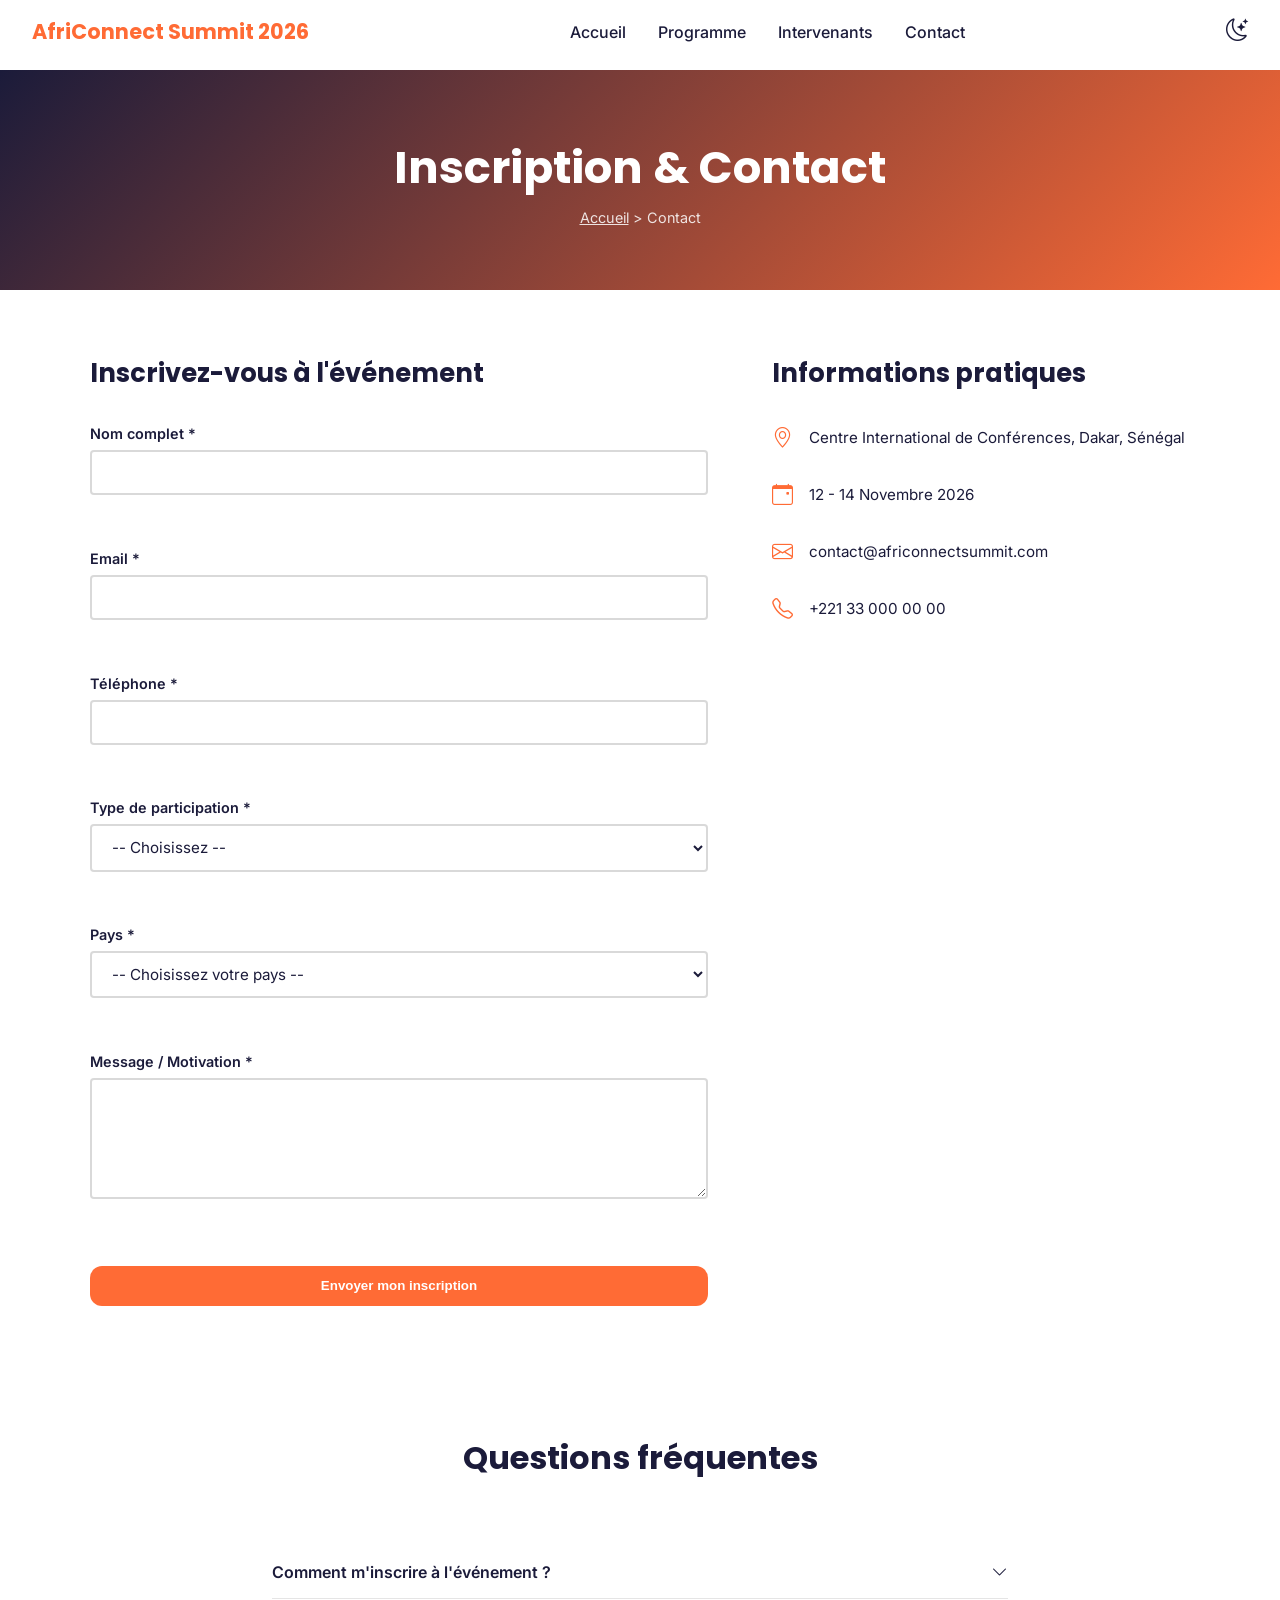
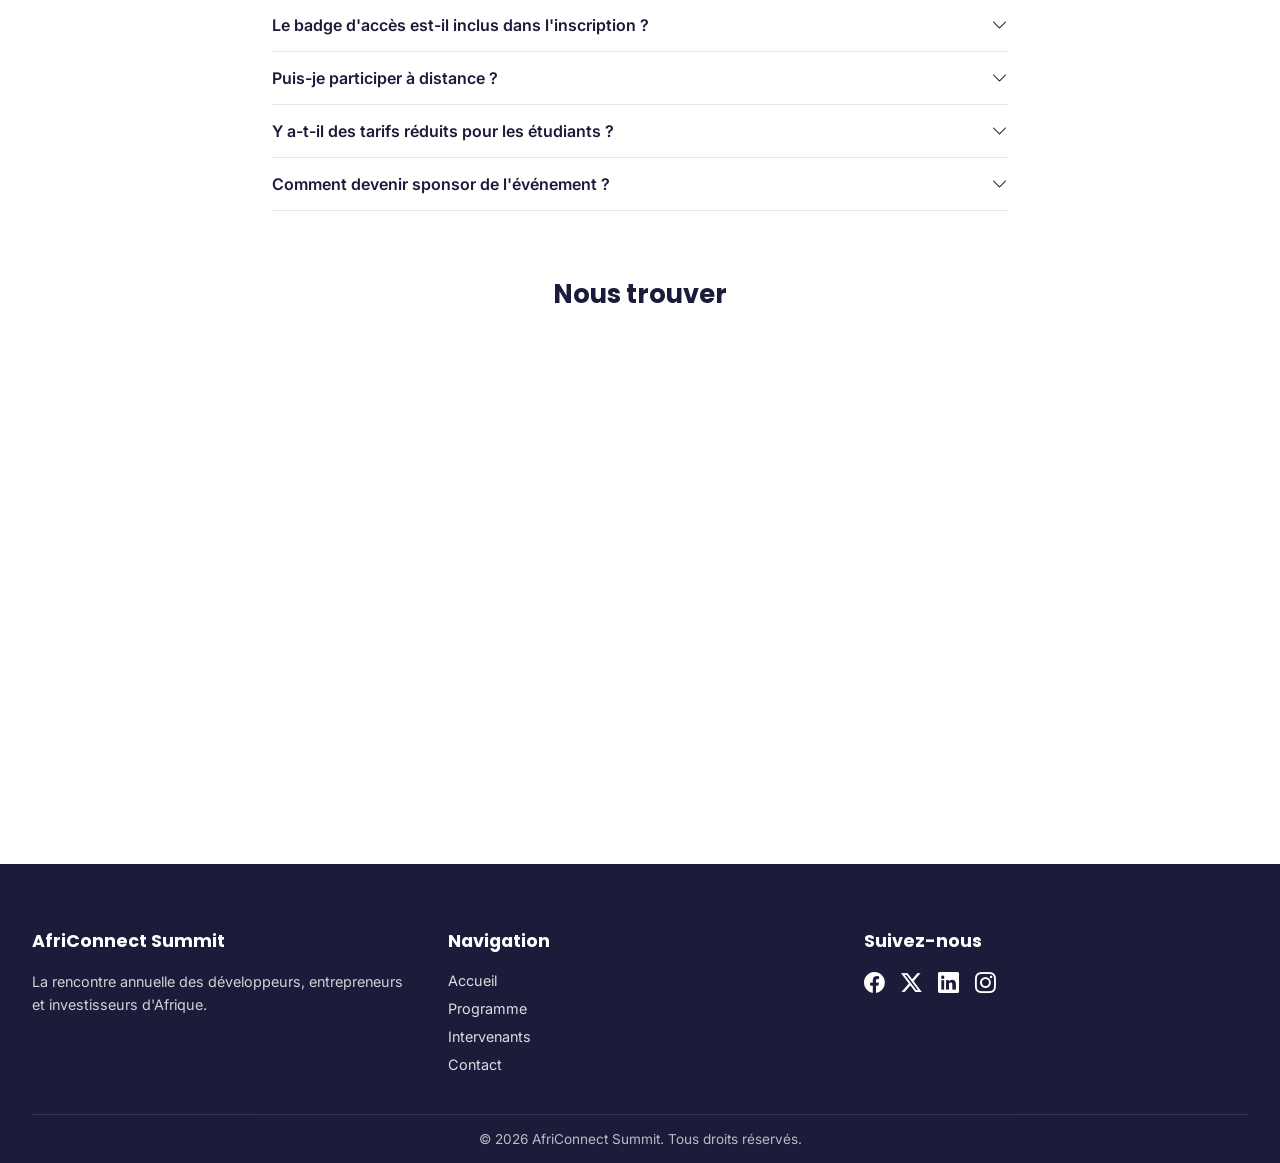
<file: contact.html>
<!DOCTYPE html>
<html lang="fr">
<head>
  <meta charset="UTF-8">
  <meta name="viewport" content="width=device-width, initial-scale=1.0">
  <title>Contact - AfriConnect Summit 2026</title>

  <link rel="preconnect" href="https://fonts.googleapis.com">
  <link href="https://fonts.googleapis.com/css2?family=Poppins:wght@600;700&family=Inter:wght@400;500&display=swap" rel="stylesheet">
  <link rel="stylesheet" href="https://cdn.jsdelivr.net/npm/bootstrap-icons@1.11.3/font/bootstrap-icons.css">
  <link rel="stylesheet" href="css/style.css">
</head>
<body>

  <header id="navbar">
    <nav>
      <a href="index.html" class="logo">AfriConnect Summit 2026</a>

      <ul class="nav-links">
        <li><a href="index.html">Accueil</a></li>
        <li><a href="programme.html">Programme</a></li>
        <li><a href="intervenants.html">Intervenants</a></li>
        <li><a href="contact.html">Contact</a></li>
      </ul>

      <button id="theme-toggle" aria-label="Basculer entre le mode sombre et le mode clair">
        <i class="bi bi-moon-stars"></i>
      </button>

      <button id="hamburger" aria-label="Ouvrir le menu de navigation">
        <i class="bi bi-list"></i>
      </button>
    </nav>
  </header>

  <main>

    <section class="page-hero">
      <h1>Inscription & Contact</h1>
      <nav aria-label="Fil d'Ariane">
        <a href="index.html">Accueil</a> &gt; <span>Contact</span>
      </nav>
    </section>

    <section class="contact-section">
        <div class="contact-wrapper">

        <div class="contact-form-col">
            <h2>Inscrivez-vous à l'événement</h2>

            <form id="registration-form" novalidate>

            <div class="form-group">
                <label for="fullname">Nom complet *</label>
                <input type="text" id="fullname" name="fullname" required>
                <span class="error-message"></span>
            </div>

            <div class="form-group">
                <label for="email">Email *</label>
                <input type="email" id="email" name="email" required>
                <span class="error-message"></span>
            </div>

        <div class="form-group">
          <label for="phone">Téléphone *</label>
          <input type="tel" id="phone" name="phone" required>
          <span class="error-message"></span>
        </div>

        <div class="form-group">
          <label for="participation-type">Type de participation *</label>
          <select id="participation-type" name="participation-type" required>
            <option value="">-- Choisissez --</option>
            <option value="participant">Participant</option>
            <option value="intervenant">Intervenant</option>
            <option value="sponsor">Sponsor</option>
            <option value="presse">Presse / Média</option>
          </select>
          <span class="error-message"></span>
        </div>

        <div class="form-group">
          <label for="country">Pays *</label>
          <select id="country" name="country" required>
            <option value="">-- Choisissez votre pays --</option>
            <option value="senegal">Sénégal</option>
            <option value="cote-ivoire">Côte d'Ivoire</option>
            <option value="mali">Mali</option>
            <option value="benin">Bénin</option>
            <option value="burkina-faso">Burkina Faso</option>
            <option value="togo">Togo</option>
            <option value="niger">Niger</option>
            <option value="guinee">Guinée</option>
            <option value="cameroun">Cameroun</option>
            <option value="rdc">République Démocratique du Congo</option>
            <option value="maroc">Maroc</option>
            <option value="ghana">Ghana</option>
          </select>
          <span class="error-message"></span>
        </div>

        <div class="form-group">
          <label for="message">Message / Motivation *</label>
          <textarea id="message" name="message" rows="5" required></textarea>
          <span class="error-message"></span>
        </div>

        <button type="submit" class="btn btn-primary">Envoyer mon inscription</button>

        <p class="success-message" id="success-message" role="status"></p>

      </form>
    </div>

    <div class="contact-info-col">
      <h2>Informations pratiques</h2>
      <ul class="info-list">
        <li><i class="bi bi-geo-alt" aria-hidden="true"></i> Centre International de Conférences, Dakar, Sénégal</li>
        <li><i class="bi bi-calendar-event" aria-hidden="true"></i> 12 - 14 Novembre 2026</li>
        <li><i class="bi bi-envelope" aria-hidden="true"></i> contact@africonnectsummit.com</li>
        <li><i class="bi bi-telephone" aria-hidden="true"></i> +221 33 000 00 00</li>
      </ul>
    </div>

  </div>
</section>

<section class="faq">
  <h2>Questions fréquentes</h2>

  <div class="accordion">

    <div class="accordion-item">
      <input type="checkbox" id="faq1" class="accordion-toggle">
      <label for="faq1" class="accordion-header">
        Comment m'inscrire à l'événement ?
        <i class="bi bi-chevron-down" aria-hidden="true"></i>
      </label>
      <div class="accordion-content">
        <p>Remplissez le formulaire d'inscription ci-dessus avec vos informations. Vous recevrez une confirmation par email dans les 48 heures suivant votre demande.</p>
      </div>
    </div>

    <div class="accordion-item">
      <input type="checkbox" id="faq2" class="accordion-toggle">
      <label for="faq2" class="accordion-header">
        Le badge d'accès est-il inclus dans l'inscription ?
        <i class="bi bi-chevron-down" aria-hidden="true"></i>
      </label>
      <div class="accordion-content">
        <p>Oui, votre badge d'accès nominatif vous sera remis à l'entrée du centre de conférences sur présentation d'une pièce d'identité.</p>
      </div>
    </div>

    <div class="accordion-item">
      <input type="checkbox" id="faq3" class="accordion-toggle">
      <label for="faq3" class="accordion-header">
        Puis-je participer à distance ?
        <i class="bi bi-chevron-down" aria-hidden="true"></i>
      </label>
      <div class="accordion-content">
        <p>Certaines sessions seront diffusées en direct, mais l'expérience complète (networking, ateliers) nécessite une présence physique sur place.</p>
      </div>
    </div>

    <div class="accordion-item">
      <input type="checkbox" id="faq4" class="accordion-toggle">
      <label for="faq4" class="accordion-header">
        Y a-t-il des tarifs réduits pour les étudiants ?
        <i class="bi bi-chevron-down" aria-hidden="true"></i>
      </label>
      <div class="accordion-content">
        <p>Oui, un tarif étudiant est disponible sur présentation d'une carte étudiante valide. Contactez-nous directement pour en bénéficier.</p>
      </div>
    </div>

    <div class="accordion-item">
      <input type="checkbox" id="faq5" class="accordion-toggle">
      <label for="faq5" class="accordion-header">
        Comment devenir sponsor de l'événement ?
        <i class="bi bi-chevron-down" aria-hidden="true"></i>
      </label>
      <div class="accordion-content">
        <p>Sélectionnez "Sponsor" dans le formulaire d'inscription et précisez votre intérêt dans le champ message. Notre équipe partenariats vous recontactera.</p>
      </div>
    </div>

  </div>
</section>

<section class="map-section">
  <h2>Nous trouver</h2>
  <iframe
  src="https://www.google.com/maps/embed?pb=!1m18!1m12!1m3!1d3858.9!2d-17.4677!3d14.7167!2m3!1f0!2f0!3f0!3m2!1i1024!2i768!4f13.1!3m3!1m2!1s0x0%3A0x0!2zMTTCsDQzJzAwLjEiTiAxN8KwMjgnMDMuNyJX!5e0!3m2!1sfr!2ssn!4v1234567890"
  height="450"
  style="border:0;"
  allowfullscreen=""
  loading="lazy"
  referrerpolicy="no-referrer-when-downgrade"
  title="Localisation du Centre International de Conférences, Dakar, Sénégal">
</iframe>
</section>

  </main>

  <footer>
  <div class="footer-columns">

    <div class="footer-col">
      <h3>AfriConnect Summit</h3>
      <p>La rencontre annuelle des développeurs, entrepreneurs et investisseurs d'Afrique.</p>
    </div>

    <div class="footer-col">
      <h3>Navigation</h3>
      <ul>
        <li><a href="index.html">Accueil</a></li>
        <li><a href="programme.html">Programme</a></li>
        <li><a href="intervenants.html">Intervenants</a></li>
        <li><a href="contact.html">Contact</a></li>
      </ul>
    </div>

    <div class="footer-col">
      <h3>Suivez-nous</h3>
      <div class="social-icons">
        <a href="#" aria-label="Suivre AfriConnect Summit sur Facebook"><i class="bi bi-facebook"></i></a>
        <a href="#" aria-label="Suivre AfriConnect Summit sur Twitter"><i class="bi bi-twitter-x"></i></a>
        <a href="#" aria-label="Suivre AfriConnect Summit sur LinkedIn"><i class="bi bi-linkedin"></i></a>
        <a href="#" aria-label="Suivre AfriConnect Summit sur Instagram"><i class="bi bi-instagram"></i></a>
      </div>
    </div>

  </div>

  <div class="footer-bottom">
    <p>&copy; <span id="year"></span> AfriConnect Summit. Tous droits réservés.</p>
  </div>

  <button id="back-to-top" aria-label="Retourner en haut de la page">
    <i class="bi bi-arrow-up"></i>
  </button>
</footer>
<script src="js/main.js"></script>
</body>
</html>
</file>
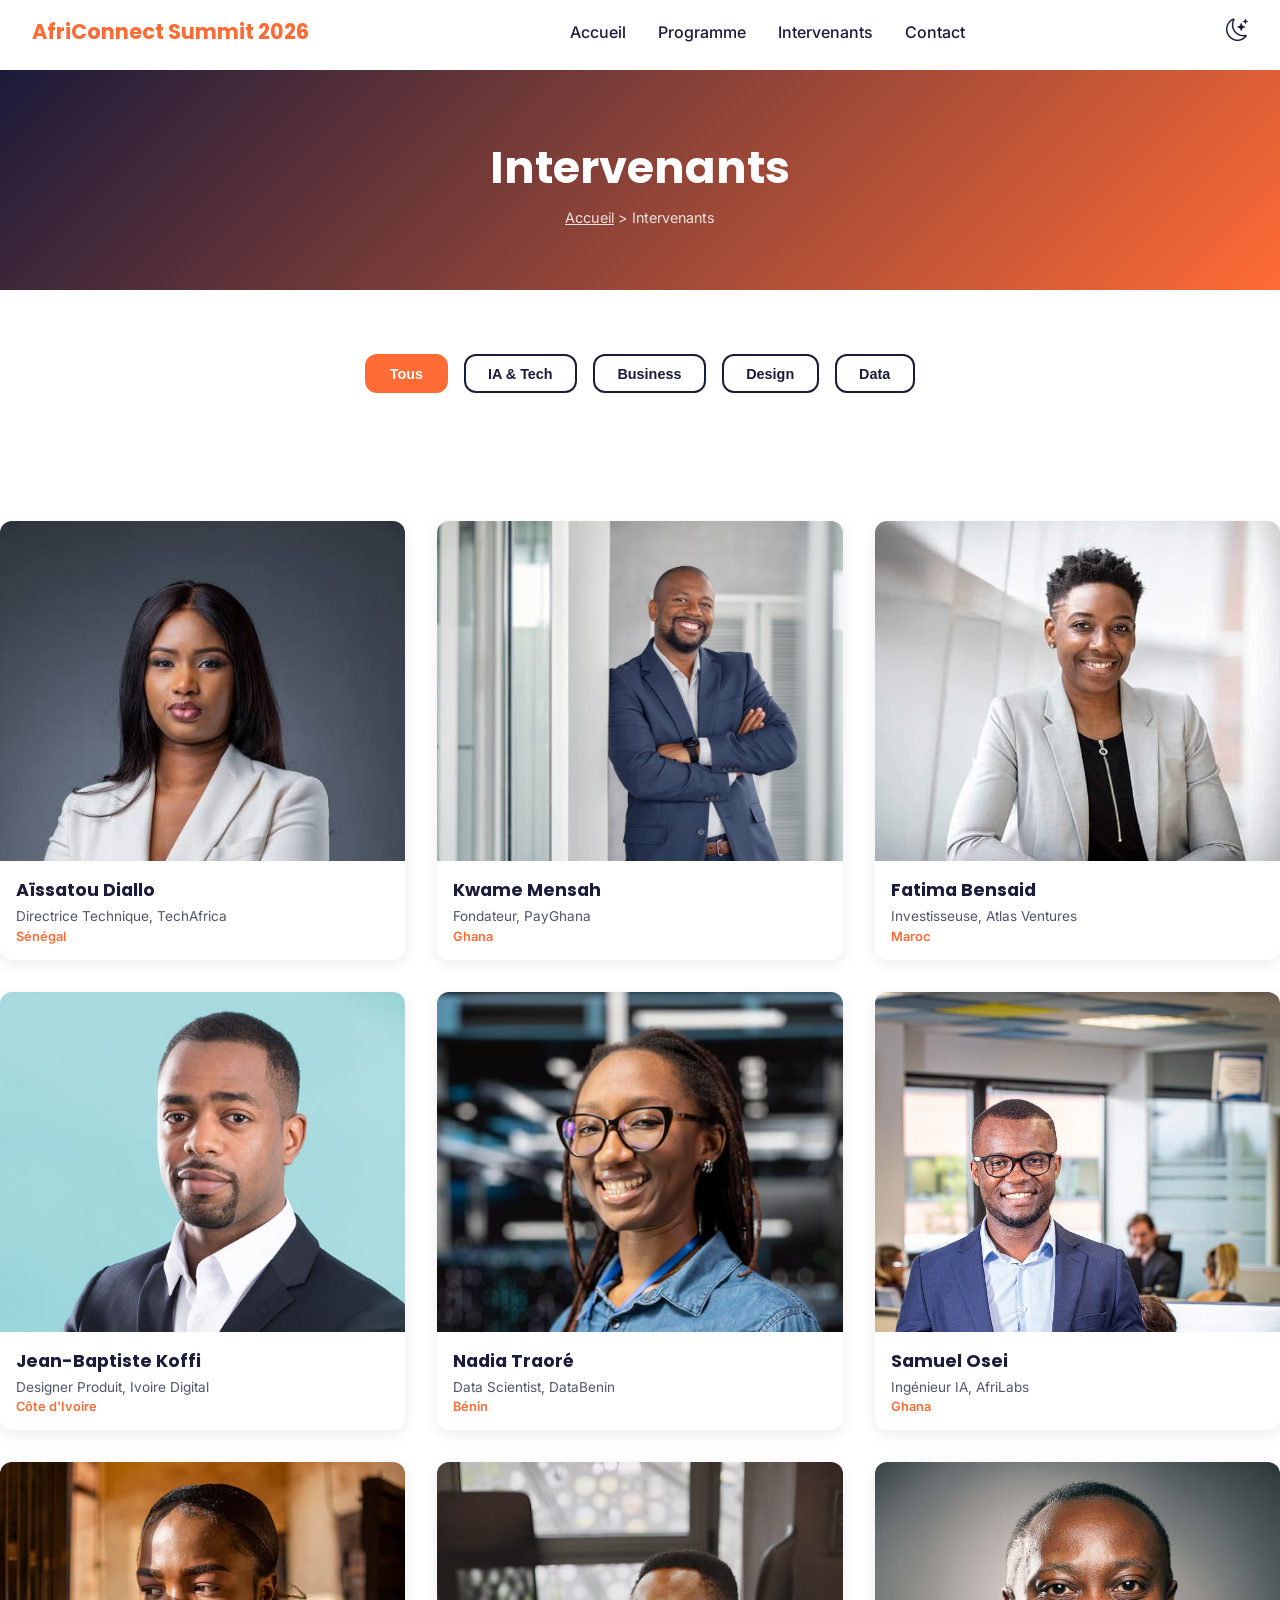
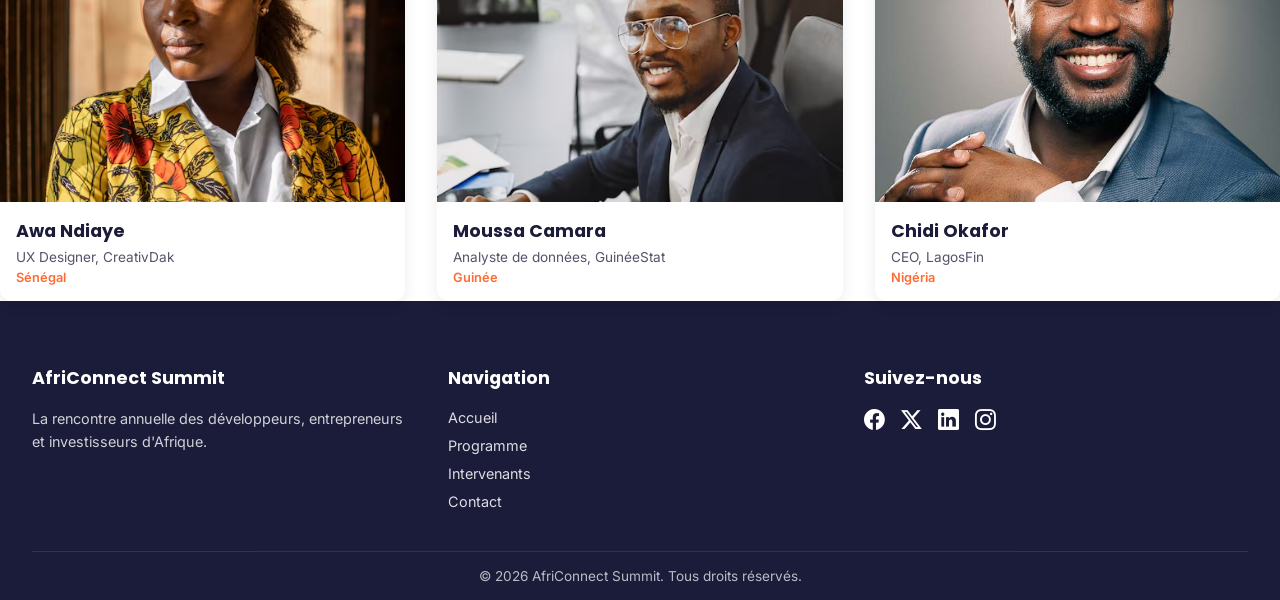
<file: intervenants.html>
<!DOCTYPE html>
<html lang="fr">
<head>
  <meta charset="UTF-8">
  <meta name="viewport" content="width=device-width, initial-scale=1.0">
  <title>Intervenants - AfriConnect Summit 2026</title>

  <link rel="preconnect" href="https://fonts.googleapis.com">
  <link href="https://fonts.googleapis.com/css2?family=Poppins:wght@600;700&family=Inter:wght@400;500&display=swap" rel="stylesheet">
  <link rel="stylesheet" href="https://cdn.jsdelivr.net/npm/bootstrap-icons@1.11.3/font/bootstrap-icons.css">
  <link rel="stylesheet" href="css/style.css">
</head>
<body>

  <header id="navbar">
    <nav>
      <a href="index.html" class="logo">AfriConnect Summit 2026</a>

      <ul class="nav-links">
        <li><a href="index.html">Accueil</a></li>
        <li><a href="programme.html">Programme</a></li>
        <li><a href="intervenants.html">Intervenants</a></li>
        <li><a href="contact.html">Contact</a></li>
      </ul>

      <button id="theme-toggle" aria-label="Basculer entre le mode sombre et le mode clair">
        <i class="bi bi-moon-stars"></i>
      </button>

      <button id="hamburger" aria-label="Ouvrir le menu de navigation">
        <i class="bi bi-list"></i>
      </button>
    </nav>
  </header>

  <main>

    <section class="page-hero">
      <h1>Intervenants</h1>
      <nav aria-label="Fil d'Ariane">
        <a href="index.html">Accueil</a> &gt; <span>Intervenants</span>
      </nav>
    </section>

    <section class="speakers-filter">
      <h2 class="sr-only">Liste des intervenants</h2>

      <div class="filter-buttons">
        <button class="filter-btn active" data-filter="all">Tous</button>
        <button class="filter-btn" data-filter="ia-tech">IA & Tech</button>
        <button class="filter-btn" data-filter="business">Business</button>
        <button class="filter-btn" data-filter="design">Design</button>
        <button class="filter-btn" data-filter="data">Data</button>
      </div>

    </section>

    <div class="speakers-grid-full">
  <article class="speaker-card" data-category="ia-tech">
    <img src="images/images.jpg" alt="Portrait de Aïssatou Diallo, Directrice Technique">
    <h3>Aïssatou Diallo</h3>
    <p class="speaker-title">Directrice Technique, TechAfrica</p>
    <p class="speaker-country">Sénégal</p>
  </article>

  <article class="speaker-card" data-category="business">
    <img src="images/portrait-professionnel-quelles-sont-les-regles.jpg" alt="Portrait de Kwame Mensah, Fondateur de startup">
    <h3>Kwame Mensah</h3>
    <p class="speaker-title">Fondateur, PayGhana</p>
    <p class="speaker-country">Ghana</p>
  </article>

  <article class="speaker-card" data-category="business">
    <img src="images/portrait-corporate-femme.webp" alt="Portrait de Fatima Bensaid, Investisseuse">
    <h3>Fatima Bensaid</h3>
    <p class="speaker-title">Investisseuse, Atlas Ventures</p>
    <p class="speaker-country">Maroc</p>
  </article>

  <article class="speaker-card" data-category="design">
    <img src="images/Portrait-corporate-Professionnel-2.jpg" alt="Portrait de Jean-Baptiste Koffi, Designer produit">
    <h3>Jean-Baptiste Koffi</h3>
    <p class="speaker-title">Designer Produit, Ivoire Digital</p>
    <p class="speaker-country">Côte d'Ivoire</p>
  </article>

  <article class="speaker-card" data-category="data">
    <img src="images/portrait-technicien-souriant-dans-systeme-surveillance-performances-du-centre-donnees_482257-125692.avif" alt="Portrait de Nadia Traoré, Data Scientist">
    <h3>Nadia Traoré</h3>
    <p class="speaker-title">Data Scientist, DataBenin</p>
    <p class="speaker-country">Bénin</p>
  </article>

  <article class="speaker-card" data-category="ia-tech">
    <img src="images/portrait-professionnel-chef-equipe-assurant-1.webp" alt="Portrait de Samuel Osei, Ingénieur IA">
    <h3>Samuel Osei</h3>
    <p class="speaker-title">Ingénieur IA, AfriLabs</p>
    <p class="speaker-country">Ghana</p>
  </article>

  <article class="speaker-card" data-category="design">
    <img src="images/portrait-femme-africaine-serieuse-manteau-floral_23-2148747915.avif" alt="Portrait de Awa Ndiaye, UX Designer">
    <h3>Awa Ndiaye</h3>
    <p class="speaker-title">UX Designer, CreativDak</p>
    <p class="speaker-country">Sénégal</p>
  </article>

  <article class="speaker-card" data-category="data">
    <img src="images/homme-africain-dans-costume-noir_1157-45553.avif" alt="Portrait de Moussa Camara, Analyste de données">
    <h3>Moussa Camara</h3>
    <p class="speaker-title">Analyste de données, GuinéeStat</p>
    <p class="speaker-country">Guinée</p>
  </article>

  <article class="speaker-card" data-category="business">
    <img src="images/photographe_professionnel_portrait_corporate.jpg" alt="Portrait de Chidi Okafor, Entrepreneur">
    <h3>Chidi Okafor</h3>
    <p class="speaker-title">CEO, LagosFin</p>
    <p class="speaker-country">Nigéria</p>
  </article>
</div>

  </main>

  <footer>
  <div class="footer-columns">

    <div class="footer-col">
      <h3>AfriConnect Summit</h3>
      <p>La rencontre annuelle des développeurs, entrepreneurs et investisseurs d'Afrique.</p>
    </div>

    <div class="footer-col">
      <h3>Navigation</h3>
      <ul>
        <li><a href="index.html">Accueil</a></li>
        <li><a href="programme.html">Programme</a></li>
        <li><a href="intervenants.html">Intervenants</a></li>
        <li><a href="contact.html">Contact</a></li>
      </ul>
    </div>

    <div class="footer-col">
      <h3>Suivez-nous</h3>
      <div class="social-icons">
        <a href="#" aria-label="Suivre AfriConnect Summit sur Facebook"><i class="bi bi-facebook"></i></a>
        <a href="#" aria-label="Suivre AfriConnect Summit sur Twitter"><i class="bi bi-twitter-x"></i></a>
        <a href="#" aria-label="Suivre AfriConnect Summit sur LinkedIn"><i class="bi bi-linkedin"></i></a>
        <a href="#" aria-label="Suivre AfriConnect Summit sur Instagram"><i class="bi bi-instagram"></i></a>
      </div>
    </div>

  </div>

  <div class="footer-bottom">
    <p>&copy; <span id="year"></span> AfriConnect Summit. Tous droits réservés.</p>
  </div>

  <button id="back-to-top" aria-label="Retourner en haut de la page">
    <i class="bi bi-arrow-up"></i>
  </button>
</footer>
<script src="js/main.js"></script>

</body>
</html>
</file>
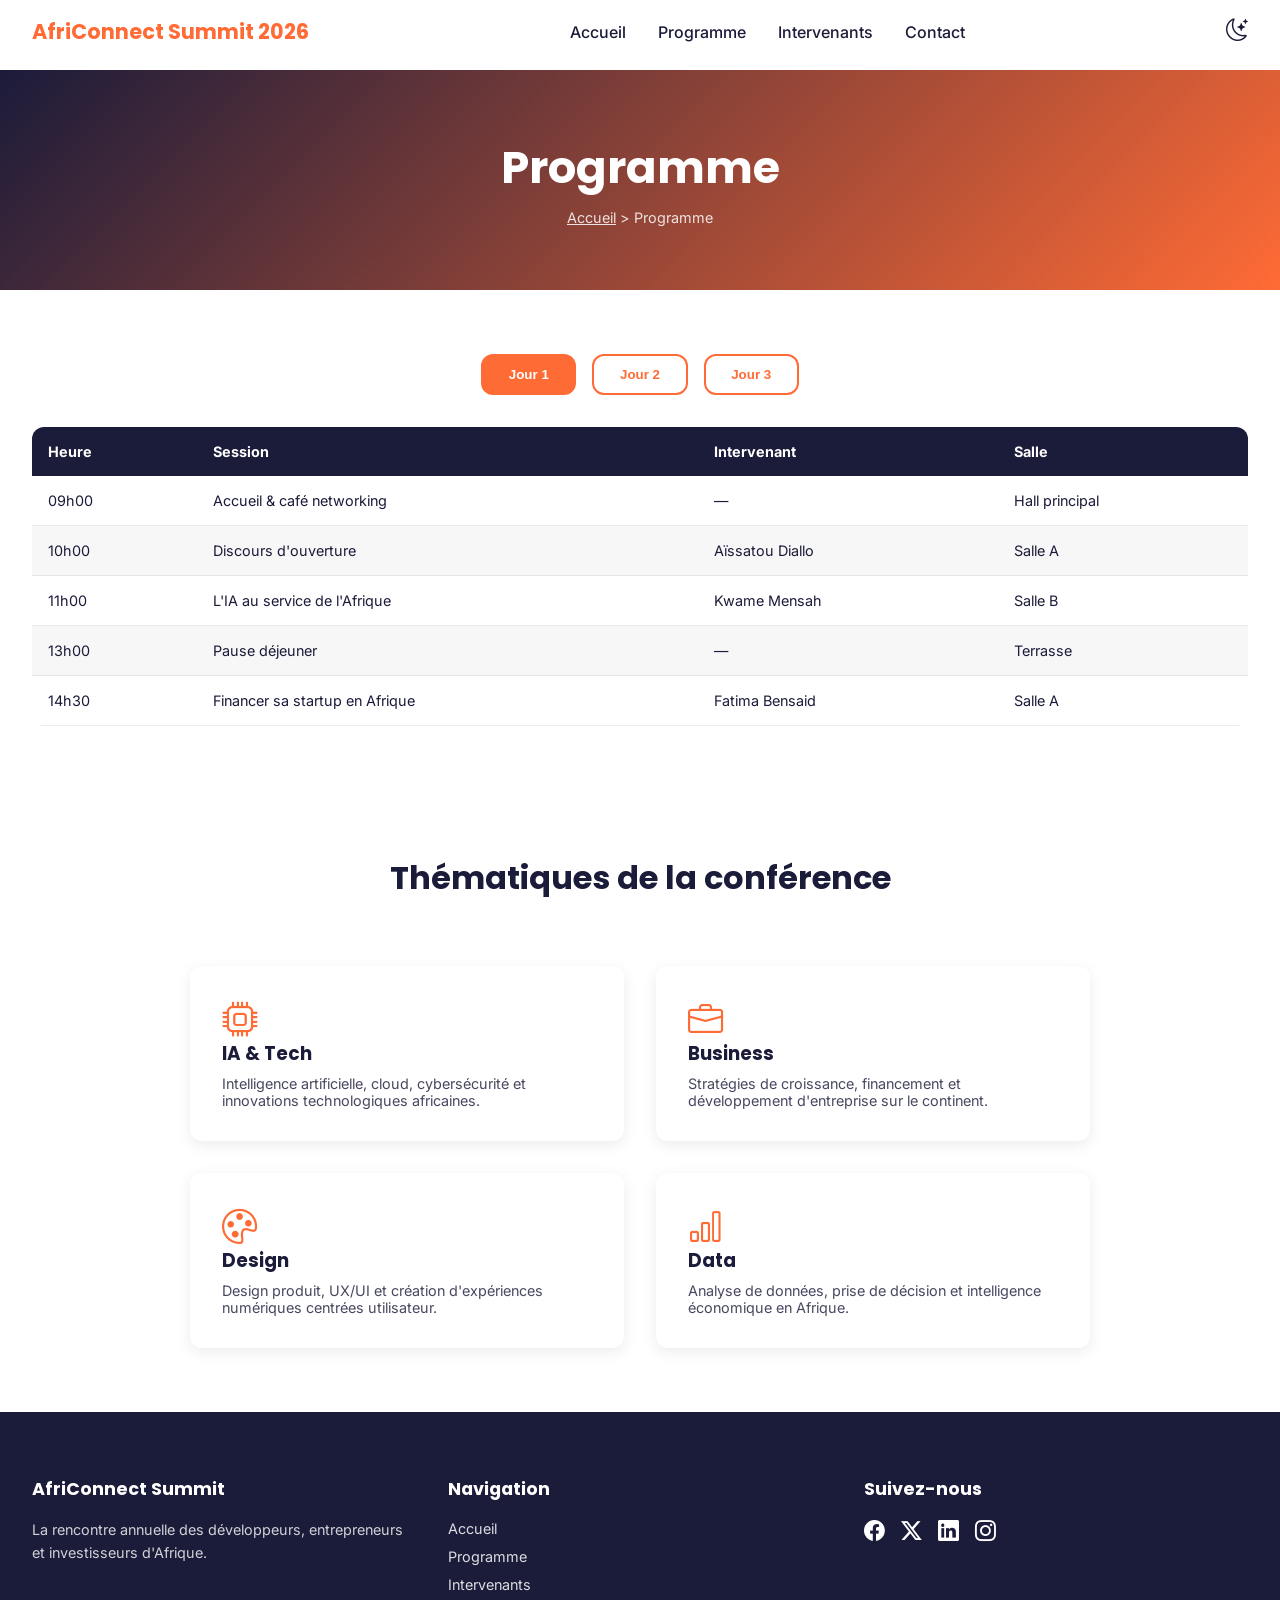
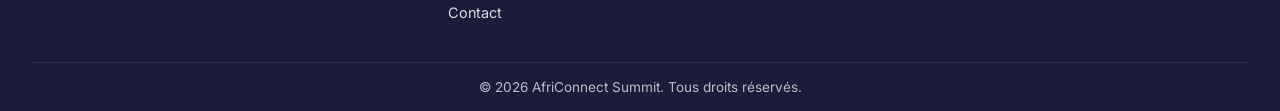
<file: programme.html>
<!DOCTYPE html>
<html lang="fr">
<head>
  <meta charset="UTF-8">
  <meta name="viewport" content="width=device-width, initial-scale=1.0">
  <title>Programme - AfriConnect Summit 2026</title>

  <link rel="preconnect" href="https://fonts.googleapis.com">
  <link href="https://fonts.googleapis.com/css2?family=Poppins:wght@600;700&family=Inter:wght@400;500&display=swap" rel="stylesheet">
  <link rel="stylesheet" href="https://cdn.jsdelivr.net/npm/bootstrap-icons@1.11.3/font/bootstrap-icons.css">
  <link rel="stylesheet" href="css/style.css">
</head>
<body>

  <header id="navbar">
    <nav>
      <a href="index.html" class="logo">AfriConnect Summit 2026</a>

      <ul class="nav-links">
        <li><a href="index.html">Accueil</a></li>
        <li><a href="programme.html">Programme</a></li>
        <li><a href="intervenants.html">Intervenants</a></li>
        <li><a href="contact.html">Contact</a></li>
      </ul>

      <button id="theme-toggle" aria-label="Basculer entre le mode sombre et le mode clair">
        <i class="bi bi-moon-stars"></i>
      </button>

      <button id="hamburger" aria-label="Ouvrir le menu de navigation">
        <i class="bi bi-list"></i>
      </button>
    </nav>
  </header>

  <main>

    <section class="page-hero">
      <h1>Programme</h1>
      <nav aria-label="Fil d'Ariane">
        <a href="index.html">Accueil</a> &gt; <span>Programme</span>
      </nav>
    </section>

    <section class="schedule">
  <h2 class="sr-only">Planning de la conférence</h2>

  <div class="tabs" role="tablist" aria-label="Jours de la conférence">
    <button class="tab-btn active" data-day="day1" role="tab" id="tab-day1" aria-selected="true" aria-controls="day1">Jour 1</button>
<button class="tab-btn" data-day="day2" role="tab" id="tab-day2" aria-selected="false" aria-controls="day2">Jour 2</button>
<button class="tab-btn" data-day="day3" role="tab" id="tab-day3" aria-selected="false" aria-controls="day3">Jour 3</button>
</div>

  <div class="tab-content active" id="day1" role="tabpanel" aria-labelledby="tab-day1">
    <table>
      <thead>
        <tr>
          <th>Heure</th>
          <th>Session</th>
          <th>Intervenant</th>
          <th>Salle</th>
        </tr>
      </thead>
      <tbody>
        <tr>
          <td>09h00</td>
          <td>Accueil & café networking</td>
          <td>—</td>
          <td>Hall principal</td>
        </tr>
        <tr>
          <td>10h00</td>
          <td>Discours d'ouverture</td>
          <td>Aïssatou Diallo</td>
          <td>Salle A</td>
        </tr>
        <tr>
          <td>11h00</td>
          <td>L'IA au service de l'Afrique</td>
          <td>Kwame Mensah</td>
          <td>Salle B</td>
        </tr>
        <tr>
          <td>13h00</td>
          <td>Pause déjeuner</td>
          <td>—</td>
          <td>Terrasse</td>
        </tr>
        <tr>
          <td>14h30</td>
          <td>Financer sa startup en Afrique</td>
          <td>Fatima Bensaid</td>
          <td>Salle A</td>
        </tr>
      </tbody>
    </table>
  </div>

  <div class="tab-content" id="day2" role="tabpanel" aria-labelledby="tab-day2">
    <table>
      <thead>
        <tr>
          <th>Heure</th>
          <th>Session</th>
          <th>Intervenant</th>
          <th>Salle</th>
        </tr>
      </thead>
      <tbody>
        <tr>
          <td>09h00</td>
          <td>Design produit centré utilisateur</td>
          <td>Jean-Baptiste Koffi</td>
          <td>Salle B</td>
        </tr>
        <tr>
          <td>10h30</td>
          <td>Data & décision business</td>
          <td>Aïssatou Diallo</td>
          <td>Salle A</td>
        </tr>
        <tr>
          <td>12h00</td>
          <td>Panel investisseurs</td>
          <td>Fatima Bensaid</td>
          <td>Salle A</td>
        </tr>
        <tr>
          <td>13h00</td>
          <td>Pause déjeuner</td>
          <td>—</td>
          <td>Terrasse</td>
        </tr>
        <tr>
          <td>15h00</td>
          <td>Ateliers pratiques</td>
          <td>Kwame Mensah</td>
          <td>Salle C</td>
        </tr>
      </tbody>
    </table>
  </div>

  <div class="tab-content" id="day3" role="tabpanel" aria-labelledby="tab-day3">
    <table>
      <thead>
        <tr>
          <th>Heure</th>
          <th>Session</th>
          <th>Intervenant</th>
          <th>Salle</th>
        </tr>
      </thead>
      <tbody>
        <tr>
          <td>09h30</td>
          <td>Cybersécurité en Afrique</td>
          <td>Jean-Baptiste Koffi</td>
          <td>Salle B</td>
        </tr>
        <tr>
          <td>11h00</td>
          <td>Success stories entrepreneuriales</td>
          <td>Kwame Mensah</td>
          <td>Salle A</td>
        </tr>
        <tr>
          <td>13h00</td>
          <td>Pause déjeuner</td>
          <td>—</td>
          <td>Terrasse</td>
        </tr>
        <tr>
          <td>14h00</td>
          <td>Networking final</td>
          <td>—</td>
          <td>Hall principal</td>
        </tr>
        <tr>
          <td>16h00</td>
          <td>Clôture & remerciements</td>
          <td>Aïssatou Diallo</td>
          <td>Salle A</td>
        </tr>
      </tbody>
    </table>
  </div>
</section>

<section class="themes">
  <h2>Thématiques de la conférence</h2>

  <div class="themes-grid">
    <article class="theme-card">
      <i class="bi bi-cpu" aria-hidden="true"></i>
      <h3>IA & Tech</h3>
      <p>Intelligence artificielle, cloud, cybersécurité et innovations technologiques africaines.</p>
    </article>

    <article class="theme-card">
      <i class="bi bi-briefcase" aria-hidden="true"></i>
      <h3>Business</h3>
      <p>Stratégies de croissance, financement et développement d'entreprise sur le continent.</p>
    </article>

    <article class="theme-card">
      <i class="bi bi-palette" aria-hidden="true"></i>
      <h3>Design</h3>
      <p>Design produit, UX/UI et création d'expériences numériques centrées utilisateur.</p>
    </article>

    <article class="theme-card">
      <i class="bi bi-bar-chart" aria-hidden="true"></i>
      <h3>Data</h3>
      <p>Analyse de données, prise de décision et intelligence économique en Afrique.</p>
    </article>
  </div>
</section>

  </main>

  <footer>
  <div class="footer-columns">

    <div class="footer-col">
      <h3>AfriConnect Summit</h3>
      <p>La rencontre annuelle des développeurs, entrepreneurs et investisseurs d'Afrique.</p>
    </div>

    <div class="footer-col">
      <h3>Navigation</h3>
      <ul>
        <li><a href="index.html">Accueil</a></li>
        <li><a href="programme.html">Programme</a></li>
        <li><a href="intervenants.html">Intervenants</a></li>
        <li><a href="contact.html">Contact</a></li>
      </ul>
    </div>

    <div class="footer-col">
      <h3>Suivez-nous</h3>
      <div class="social-icons">
        <a href="#" aria-label="Suivre AfriConnect Summit sur Facebook"><i class="bi bi-facebook"></i></a>
        <a href="#" aria-label="Suivre AfriConnect Summit sur Twitter"><i class="bi bi-twitter-x"></i></a>
        <a href="#" aria-label="Suivre AfriConnect Summit sur LinkedIn"><i class="bi bi-linkedin"></i></a>
        <a href="#" aria-label="Suivre AfriConnect Summit sur Instagram"><i class="bi bi-instagram"></i></a>
      </div>
    </div>

  </div>

  <div class="footer-bottom">
    <p>&copy; <span id="year"></span> AfriConnect Summit. Tous droits réservés.</p>
  </div>

  <button id="back-to-top" aria-label="Retourner en haut de la page">
    <i class="bi bi-arrow-up"></i>
  </button>
</footer>
<script src="js/main.js"></script>

</body>
</html>
</file>
<file: css/style.css>
:root {
  /* Couleurs principales */
  --color-primary: #FF6B35;
  --color-secondary: #1B1B3A;
  --color-light-bg: #FFFFFF;
  --color-light-text: #1B1B3A;

  /* Couleurs dark mode */
  --color-dark-bg: #12121F;
  --color-dark-text: #F5F5F5;

  /* Typographie */
  --font-heading: 'Poppins', sans-serif;
  --font-body: 'Inter', sans-serif;

  /* Espacements */
  --spacing-sm: 0.5rem;
  --spacing-md: 1rem;
  --spacing-lg: 2rem;
  --spacing-xl: 4rem;

  /* Radius */
  --radius-sm: 4px;
  --radius-md: 12px;

  /* Transition standard */
  --transition-speed: 0.3s;
}

[data-theme="dark"] {
  --color-light-bg: var(--color-dark-bg);
  --color-light-text: var(--color-dark-text);
}

* {
  margin: 0;
  padding: 0;
  box-sizing: border-box;
}

body {
  font-family: var(--font-body);
  background: var(--color-light-bg);
  color: var(--color-light-text);
  transition: background var(--transition-speed), color var(--transition-speed);
}

h1, h2, h3 {
  font-family: var(--font-heading);
}

a {
  text-decoration: none;
  color: inherit;
}

img {
  max-width: 100%;
  display: block;
}

.sr-only {
  position: absolute;
  width: 1px;
  height: 1px;
  overflow: hidden;
  clip: rect(0, 0, 0, 0);
  white-space: nowrap;
}

/* ===== NAVBAR ===== */
header#navbar {
  position: fixed;
  top: 0;
  left: 0;
  width: 100%;
  z-index: 1000;
  background: transparent;
  transition: background var(--transition-speed), box-shadow var(--transition-speed);
}

header#navbar.scrolled {
  background: var(--color-light-bg);
  box-shadow: 0 2px 10px rgba(0, 0, 0, 0.1);
}

header#navbar nav {
  display: flex;
  align-items: center;
  justify-content: space-between;
  padding: var(--spacing-md) var(--spacing-lg);
}

.logo {
  font-family: var(--font-heading);
  font-weight: 700;
  font-size: 1.3rem;
  color: var(--color-primary);
}

.nav-links {
  display: flex;
  gap: var(--spacing-lg);
  list-style: none;
}

.nav-links a {
  font-weight: 500;
  transition: color var(--transition-speed);
}

.nav-links a:hover {
  color: var(--color-primary);
}

#theme-toggle,
#hamburger {
  background: none;
  border: none;
  font-size: 1.4rem;
  cursor: pointer;
  color: var(--color-light-text);
  transition: color var(--transition-speed);
}

#theme-toggle:hover,
#hamburger:hover {
  color: var(--color-primary);
}

#hamburger {
  display: none;
}

/* ===== HERO ===== */
.hero {
  min-height: 100vh;
  display: flex;
  flex-direction: column;
  align-items: center;
  justify-content: center;
  text-align: center;
  padding: var(--spacing-lg);
  background: linear-gradient(135deg, var(--color-secondary), var(--color-primary));
  color: #fff;
  animation: fadeInUp 1s ease-out;
}

.hero h1 {
  font-size: clamp(2rem, 5vw, 3.5rem);
  margin-bottom: var(--spacing-md);
}

.hero-subtitle {
  font-size: 1.2rem;
  margin-bottom: var(--spacing-lg);
  opacity: 0.9;
}

.hero-buttons {
  display: flex;
  gap: var(--spacing-md);
  margin-bottom: var(--spacing-xl);
  flex-wrap: wrap;
  justify-content: center;
}

.btn {
  padding: 0.8rem 1.8rem;
  border-radius: var(--radius-md);
  font-weight: 600;
  transition: transform var(--transition-speed), box-shadow var(--transition-speed);
}

.btn-primary {
  background: #fff;
  color: var(--color-primary);
}

.btn-secondary {
  background: transparent;
  border: 2px solid #fff;
  color: #fff;
}

.btn:hover {
  transform: translateY(-3px);
  box-shadow: 0 6px 15px rgba(0, 0, 0, 0.2);
}

/* Countdown */
.countdown {
  display: flex;
  gap: var(--spacing-lg);
}

.countdown-item {
  display: flex;
  flex-direction: column;
  align-items: center;
}

.countdown-item span {
  font-size: 2.2rem;
  font-weight: 700;
  font-family: var(--font-heading);
}

.countdown-item p {
  font-size: 0.85rem;
  opacity: 0.85;
  text-transform: uppercase;
}

@keyframes fadeInUp {
  from {
    opacity: 0;
    transform: translateY(30px);
  }
  to {
    opacity: 1;
    transform: translateY(0);
  }
}

/* ===== STATS ===== */
.stats {
  padding: var(--spacing-xl) var(--spacing-lg);
}

.stats-grid {
  display: grid;
  grid-template-columns: repeat(4, 1fr);
  gap: var(--spacing-lg);
  text-align: center;
}

.stat-item {
  padding: var(--spacing-lg);
  border-radius: var(--radius-md);
  background: var(--color-secondary);
  color: #fff;
  transition: transform var(--transition-speed);
}

.stat-item:hover {
  transform: translateY(-5px);
}

.stat-number {
  display: block;
  font-family: var(--font-heading);
  font-size: 2.5rem;
  font-weight: 700;
  color: var(--color-primary);
}

.stat-item p {
  margin-top: var(--spacing-sm);
  font-size: 0.95rem;
  opacity: 0.9;
}

/* ===== ANIMATIONS AU SCROLL (utilisées par IntersectionObserver) ===== */
.reveal {
  opacity: 0;
  transform: translateY(40px);
  transition: opacity 0.8s ease-out, transform 0.8s ease-out;
}

.reveal.visible {
  opacity: 1;
  transform: translateY(0);
}

/* ===== WHY ATTEND ===== */
.why-attend {
  padding: var(--spacing-xl) var(--spacing-lg);
  text-align: center;
}

.why-attend h2 {
  margin-bottom: var(--spacing-xl);
  font-size: 2rem;
}

.why-attend-grid {
  display: flex;
  gap: var(--spacing-lg);
  flex-wrap: wrap;
  justify-content: center;
}

.why-item {
  flex: 1 1 280px;
  max-width: 320px;
  padding: var(--spacing-lg);
  border-radius: var(--radius-md);
  background: var(--color-light-bg);
  box-shadow: 0 4px 15px rgba(0, 0, 0, 0.08);
  transition: transform var(--transition-speed), box-shadow var(--transition-speed);
}

.why-item:hover {
  transform: translateY(-8px);
  box-shadow: 0 10px 25px rgba(0, 0, 0, 0.12);
}

.why-item i {
  font-size: 2.5rem;
  color: var(--color-primary);
  margin-bottom: var(--spacing-md);
}

.why-item h3 {
  margin-bottom: var(--spacing-sm);
  font-size: 1.2rem;
}

.why-item p {
  font-size: 0.95rem;
  opacity: 0.85;
}

/* ===== FEATURED SPEAKERS ===== */
.featured-speakers {
  padding: var(--spacing-xl) var(--spacing-lg);
  text-align: center;
}

.featured-speakers h2 {
  margin-bottom: var(--spacing-xl);
  font-size: 2rem;
}

.speakers-grid {
  display: grid;
  grid-template-columns: repeat(4, 1fr);
  gap: var(--spacing-lg);
  margin-bottom: var(--spacing-xl);
}

.speaker-card {
  border-radius: var(--radius-md);
  overflow: hidden;
  background: var(--color-light-bg);
  box-shadow: 0 4px 15px rgba(0, 0, 0, 0.08);
  transition: transform var(--transition-speed), box-shadow var(--transition-speed);
  text-align: left;
}

.speaker-card:hover {
  transform: translateY(-8px);
  box-shadow: 0 10px 25px rgba(0, 0, 0, 0.15);
}

.speaker-card img {
  width: 100%;
  height: 220px;
  object-fit: cover;
  object-position: top;
}

.speaker-card h3 {
  margin: var(--spacing-md) var(--spacing-md) 0;
  font-size: 1.1rem;
}

.speaker-title {
  margin: 0.3rem var(--spacing-md) 0;
  font-size: 0.85rem;
  opacity: 0.75;
}

.speaker-country {
  margin: 0.3rem var(--spacing-md) var(--spacing-md);
  font-size: 0.8rem;
  font-weight: 600;
  color: var(--color-primary);
}

/* ===== SPONSORS ===== */
.sponsors {
  padding: var(--spacing-xl) var(--spacing-lg);
  text-align: center;
}

.sponsors h2 {
  margin-bottom: var(--spacing-xl);
  font-size: 2rem;
}

.sponsor-tiers {
  display: flex;
  flex-direction: column;
  gap: var(--spacing-lg);
  max-width: 900px;
  margin: 0 auto;
}

.tier-panel {
  border-radius: var(--radius-md);
  border: 1px solid rgba(0, 0, 0, 0.08);
  border-top: 5px solid;
  padding: var(--spacing-lg);
  background: var(--color-light-bg);
  box-shadow: 0 4px 15px rgba(0, 0, 0, 0.05);
}

.tier-gold {
  border-top-color: #D4AF37;
  padding: var(--spacing-xl) var(--spacing-lg);
}

.tier-silver {
  border-top-color: #A8A9AD;
}

.tier-bronze {
  border-top-color: #CD7F32;
}

.tier-badge {
  display: inline-block;
  margin-bottom: var(--spacing-lg);
  padding: 0.3rem 1rem;
  border-radius: 999px;
  font-size: 0.8rem;
  font-weight: 700;
  text-transform: uppercase;
  letter-spacing: 0.5px;
}

.tier-gold .tier-badge {
  background: rgba(212, 175, 55, 0.15);
  color: #9c7a1e;
}

.tier-silver .tier-badge {
  background: rgba(168, 169, 173, 0.2);
  color: #6b6c6f;
}

.tier-bronze .tier-badge {
  background: rgba(205, 127, 50, 0.15);
  color: #8a5522;
}

.tier-logos {
  display: flex;
  flex-wrap: wrap;
  justify-content: center;
  align-items: center;
  gap: var(--spacing-lg);
}

.sponsor-logo {
  display: flex;
  align-items: center;
  justify-content: center;
  transition: transform var(--transition-speed);
}

.sponsor-logo:hover {
  transform: scale(1.06);
}

.sponsor-logo img {
  display: block;
  width: auto;
  object-fit: contain;
}

.tier-gold .sponsor-logo img {
  height: 150px;
  max-width: 400px;
}

.tier-silver .sponsor-logo img {
  height: 110px;
  max-width: 320px;
}

.tier-bronze .sponsor-logo img {
  height: 75px;
  max-width: 240px;
}
.btn-outline {
  background: transparent;
  border: 2px solid var(--color-light-text);
  color: var(--color-light-text);
}

.btn-outline:hover {
  background: var(--color-light-text);
  color: var(--color-light-bg);
}
/* ===== FOOTER ===== */
footer {
  background: var(--color-secondary);
  color: #fff;
  padding: var(--spacing-xl) var(--spacing-lg) var(--spacing-md);
}

.footer-columns {
  display: flex;
  justify-content: space-between;
  flex-wrap: wrap;
  gap: var(--spacing-lg);
  margin-bottom: var(--spacing-lg);
}

.footer-col {
  flex: 1 1 220px;
}

.footer-col h3 {
  margin-bottom: var(--spacing-md);
  font-size: 1.1rem;
}

.footer-col p {
  font-size: 0.9rem;
  opacity: 0.8;
  line-height: 1.6;
}

.footer-col ul {
  list-style: none;
}

.footer-col ul li {
  margin-bottom: var(--spacing-sm);
}

.footer-col ul a {
  font-size: 0.9rem;
  opacity: 0.85;
  transition: opacity var(--transition-speed);
}

.footer-col ul a:hover {
  opacity: 1;
  color: var(--color-primary);
}

.social-icons {
  display: flex;
  gap: var(--spacing-md);
}

.social-icons a {
  font-size: 1.3rem;
  transition: color var(--transition-speed), transform var(--transition-speed);
}

.social-icons a:hover {
  color: var(--color-primary);
  transform: translateY(-3px);
}

.footer-bottom {
  text-align: center;
  padding-top: var(--spacing-md);
  border-top: 1px solid rgba(255, 255, 255, 0.15);
  font-size: 0.85rem;
  opacity: 0.7;
}

/* Bouton retour en haut */
#back-to-top {
  position: fixed;
  bottom: 30px;
  right: 30px;
  width: 45px;
  height: 45px;
  border-radius: 50%;
  background: var(--color-primary);
  color: #fff;
  border: none;
  font-size: 1.2rem;
  cursor: pointer;
  display: flex;
  align-items: center;
  justify-content: center;
  opacity: 0;
  visibility: hidden;
  transform: translateY(20px);
  transition: opacity var(--transition-speed), transform var(--transition-speed), visibility var(--transition-speed);
  z-index: 999;
}

#back-to-top.visible {
  opacity: 1;
  visibility: visible;
  transform: translateY(0);
}

#back-to-top:hover {
  transform: translateY(-4px);
}

/* ===== PAGE HERO (bannière interne, pages 2-4) ===== */
.page-hero {
  margin-top: 70px; /* évite que la navbar fixe cache le contenu */
  padding: var(--spacing-xl) var(--spacing-lg);
  background: linear-gradient(135deg, var(--color-secondary), var(--color-primary));
  color: #fff;
  text-align: center;
}

.page-hero h1 {
  font-size: clamp(1.8rem, 4vw, 2.8rem);
  margin-bottom: var(--spacing-sm);
}

.page-hero nav {
  font-size: 0.9rem;
  opacity: 0.85;
}

.page-hero nav a {
  text-decoration: underline;
  transition: opacity var(--transition-speed);
}

.page-hero nav a:hover {
  opacity: 0.7;
}

/* ===== SCHEDULE / TABS ===== */
.schedule {
  padding: var(--spacing-xl) var(--spacing-lg);
}

.tabs {
  display: flex;
  gap: var(--spacing-md);
  justify-content: center;
  margin-bottom: var(--spacing-lg);
  flex-wrap: wrap;
}

.tab-btn {
  padding: 0.7rem 1.6rem;
  border: 2px solid var(--color-primary);
  border-radius: var(--radius-md);
  background: transparent;
  color: var(--color-primary);
  font-weight: 600;
  cursor: pointer;
  transition: background var(--transition-speed), color var(--transition-speed);
}

.tab-btn:hover {
  background: rgba(255, 107, 53, 0.1);
}

.tab-btn.active {
  background: var(--color-primary);
  color: #fff;
}

.tab-content {
  display: none;
}

.tab-content.active {
  display: block;
}

table {
  width: 100%;
  border-collapse: collapse;
  border-radius: var(--radius-md);
  overflow: hidden;
}

thead {
  background: var(--color-secondary);
  color: #fff;
}

th, td {
  padding: var(--spacing-md);
  text-align: left;
  font-size: 0.9rem;
}

tbody tr {
  border-bottom: 1px solid rgba(0, 0, 0, 0.08);
  transition: background var(--transition-speed);
}

tbody tr:nth-child(even) {
  background: rgba(0, 0, 0, 0.03);
}

tbody tr:hover {
  background: rgba(255, 107, 53, 0.08);
}

/* ===== THEMES ===== */
.themes {
  padding: var(--spacing-xl) var(--spacing-lg);
  text-align: center;
}

.themes h2 {
  margin-bottom: var(--spacing-xl);
  font-size: 2rem;
}

.themes-grid {
  display: grid;
  grid-template-columns: repeat(2, 1fr);
  gap: var(--spacing-lg);
  max-width: 900px;
  margin: 0 auto;
}

.theme-card {
  padding: var(--spacing-lg);
  border-radius: var(--radius-md);
  background: var(--color-light-bg);
  box-shadow: 0 4px 15px rgba(0, 0, 0, 0.08);
  text-align: left;
  transition: transform var(--transition-speed), box-shadow var(--transition-speed);
}

.theme-card:hover {
  transform: translateY(-6px);
  box-shadow: 0 10px 25px rgba(0, 0, 0, 0.12);
}

.theme-card i {
  font-size: 2.2rem;
  color: var(--color-primary);
  margin-bottom: var(--spacing-md);
}

.theme-card h3 {
  margin-bottom: var(--spacing-sm);
  font-size: 1.15rem;
}

.theme-card p {
  font-size: 0.9rem;
  opacity: 0.8;
}

/* ===== SPEAKERS FILTER ===== */
.speakers-filter {
  padding: var(--spacing-xl) var(--spacing-lg);
}

.filter-buttons {
  display: flex;
  gap: var(--spacing-md);
  justify-content: center;
  flex-wrap: wrap;
  margin-bottom: var(--spacing-xl);
}

.filter-btn {
  padding: 0.6rem 1.4rem;
  border: 2px solid var(--color-secondary);
  border-radius: var(--radius-md);
  background: transparent;
  color: var(--color-secondary);
  font-weight: 600;
  font-size: 0.9rem;
  cursor: pointer;
  transition: background var(--transition-speed), color var(--transition-speed), border-color var(--transition-speed);
}

.filter-btn:hover {
  border-color: var(--color-primary);
  color: var(--color-primary);
}

.filter-btn.active {
  background: var(--color-primary);
  border-color: var(--color-primary);
  color: #fff;
}

/* ===== SPEAKERS GRID FULL (page intervenants) ===== */
.speakers-grid-full {
  display: grid;
  grid-template-columns: repeat(3, 1fr);
  gap: var(--spacing-lg);
}

.speakers-grid-full .speaker-card {
  cursor: pointer;
}

.speakers-grid-full .speaker-card img {
  height: 340px;
  object-fit: cover;
  object-position: top;
}

/* Classe utilisée par le JS de filtrage pour masquer les cartes non correspondantes */
.speaker-card.hidden {
  display: none;
}

/* ===== CONTACT SECTION ===== */
.contact-section {
  padding: var(--spacing-xl) var(--spacing-lg);
}

.contact-wrapper {
  display: flex;
  gap: var(--spacing-xl);
  flex-wrap: wrap;
  max-width: 1100px;
  margin: 0 auto;
}

.contact-form-col {
  flex: 1 1 500px;
}

.contact-info-col {
  flex: 1 1 300px;
}

.contact-form-col h2,
.contact-info-col h2 {
  margin-bottom: var(--spacing-lg);
  font-size: 1.6rem;
}

/* Champs du formulaire */
.form-group {
  margin-bottom: var(--spacing-lg);
}

.form-group label {
  display: block;
  margin-bottom: var(--spacing-sm);
  font-weight: 600;
  font-size: 0.9rem;
}

.form-group input,
.form-group select,
.form-group textarea {
  width: 100%;
  padding: 0.7rem var(--spacing-md);
  border: 2px solid rgba(0, 0, 0, 0.15);
  border-radius: var(--radius-sm);
  font-family: var(--font-body);
  font-size: 0.95rem;
  background: var(--color-light-bg);
  color: var(--color-light-text);
  transition: border-color var(--transition-speed);
}

.form-group input:focus,
.form-group select:focus,
.form-group textarea:focus {
  outline: none;
  border-color: var(--color-primary);
}

.form-group textarea {
  resize: vertical;
}

/* ===== VALIDATION DU FORMULAIRE ===== */
.form-group input.error,
.form-group select.error,
.form-group textarea.error {
  border-color: #e63946;
}

.form-group input.valid,
.form-group select.valid,
.form-group textarea.valid {
  border-color: #2a9d8f;
}

.error-message {
  display: block;
  min-height: 1.1rem;
  margin-top: 0.3rem;
  font-size: 0.8rem;
  color: #e63946;
}

.success-message {
  display: none;
  margin-top: var(--spacing-lg);
  padding: var(--spacing-md);
  border-radius: var(--radius-sm);
  background: rgba(42, 157, 143, 0.15);
  color: #2a9d8f;
  font-weight: 600;
  text-align: center;
}

.success-message.visible {
  display: block;
}

.btn-primary[type="submit"] {
  width: 100%;
  margin-top: var(--spacing-sm);
  border: none;
  cursor: pointer;
  background: var(--color-primary);
  color: #fff;
}

.btn-primary[type="submit"]:hover {
  background: var(--color-secondary);
}

/* ===== CONTACT INFO ===== */
.info-list {
  list-style: none;
}

.info-list li {
  display: flex;
  align-items: center;
  gap: var(--spacing-md);
  margin-bottom: var(--spacing-lg);
  font-size: 0.95rem;
}

.info-list i {
  font-size: 1.3rem;
  color: var(--color-primary);
  flex-shrink: 0;
}

/* ===== FAQ ACCORDION (CSS PUR) ===== */
.faq {
  padding: var(--spacing-xl) var(--spacing-lg);
  max-width: 800px;
  margin: 0 auto;
}

.faq h2 {
  text-align: center;
  margin-bottom: var(--spacing-xl);
  font-size: 2rem;
}

.accordion-item {
  border-bottom: 1px solid rgba(0, 0, 0, 0.1);
}

.accordion-toggle {
  display: none;
}

.accordion-header {
  display: flex;
  justify-content: space-between;
  align-items: center;
  padding: var(--spacing-md) 0;
  font-weight: 600;
  cursor: pointer;
  transition: color var(--transition-speed);
}

.accordion-header:hover {
  color: var(--color-primary);
}

.accordion-header i {
  transition: transform var(--transition-speed);
}

.accordion-content {
  max-height: 0;
  overflow: hidden;
  transition: max-height var(--transition-speed) ease;
}

.accordion-content p {
  padding-bottom: var(--spacing-md);
  font-size: 0.9rem;
  opacity: 0.8;
  line-height: 1.6;
}

/* Le mécanisme clé : quand la checkbox cachée est cochée... */
.accordion-toggle:checked ~ .accordion-content {
  max-height: 300px;
}

.accordion-toggle:checked ~ .accordion-header i {
  transform: rotate(180deg);
}

.accordion-toggle:checked ~ .accordion-header {
  color: var(--color-primary);
}

/* ===== MAP SECTION ===== */
.map-section {
  padding: 0 var(--spacing-lg) var(--spacing-xl);
  max-width: 1100px;
  margin: 0 auto;
}

.map-section h2 {
  margin-bottom: var(--spacing-lg);
  font-size: 1.6rem;
  text-align: center;
}

.map-section iframe {
  width: 100%;
  border: 0;
  border-radius: var(--radius-md);
}
/* ===================================== */
/* ============ RESPONSIVE ============ */
/* ===================================== */

/* ===== TABLETTE (jusqu'à 1024px) ===== */
@media (max-width: 1024px) {
  .stats-grid {
    grid-template-columns: repeat(2, 1fr);
  }

  .speakers-grid {
    grid-template-columns: repeat(2, 1fr);
  }

  .speakers-grid-full {
    grid-template-columns: repeat(2, 1fr);
  }
}

/* ===== TABLETTE (768px) ===== */
@media (max-width: 768px) {
  /* Navbar : bascule vers le menu hamburger */
  .nav-links {
    position: fixed;
    top: 70px;
    left: 0;
    width: 100%;
    flex-direction: column;
    background: var(--color-light-bg);
    padding: var(--spacing-lg);
    box-shadow: 0 4px 10px rgba(0, 0, 0, 0.1);
    transform: translateY(-150%);
    transition: transform var(--transition-speed);
  }

  .nav-links.active {
    transform: translateY(0);
  }

  #hamburger {
    display: block;
  }

  .themes-grid {
    grid-template-columns: 1fr;
  }

  .contact-wrapper {
    flex-direction: column;
  }
}

/* ===== MOBILE (jusqu'à 480px) ===== */
@media (max-width: 480px) {
  .stats-grid {
    grid-template-columns: 1fr;
  }

  .speakers-grid-full .speaker-card img {
    height: 260px;
  }

  .speakers-grid {
    grid-template-columns: 1fr;
  }

  .speakers-grid-full {
    grid-template-columns: 1fr;
  }

  .hero-buttons {
    flex-direction: column;
    width: 100%;
  }

  .hero-buttons .btn {
    width: 100%;
    text-align: center;
  }

  .countdown {
    gap: var(--spacing-md);
  }

  .countdown-item span {
    font-size: 1.6rem;
  }

  #back-to-top {
    bottom: 20px;
    right: 20px;
  }
}

/* ===== ANIMATIONS AU SCROLL (utilisées par IntersectionObserver) ===== */
.reveal {
  opacity: 0;
  transform: translateY(40px);
  transition: opacity 0.8s ease-out, transform 0.8s ease-out;
}

.reveal.visible {
  opacity: 1;
  transform: translateY(0);
}

.hero {
  position: relative;
  overflow: hidden;
  /* garde le reste de tes propriétés .hero existantes (min-height, display flex, etc.) */
}

.hero-video {
  position: absolute;
  top: 50%;
  left: 50%;
  min-width: 100%;
  min-height: 100%;
  width: auto;
  height: auto;
  transform: translate(-50%, -50%);
  object-fit: cover;
  z-index: 0;
}

.hero-overlay {
  position: absolute;
  top: 0;
  left: 0;
  width: 100%;
  height: 100%;
  background: linear-gradient(135deg, rgba(27, 27, 58, 0.75), rgba(255, 107, 53, 0.6));
  z-index: 1;
}

.hero h1,
.hero-subtitle,
.hero-buttons,
.countdown {
  position: relative;
  z-index: 2;
}
</file>
